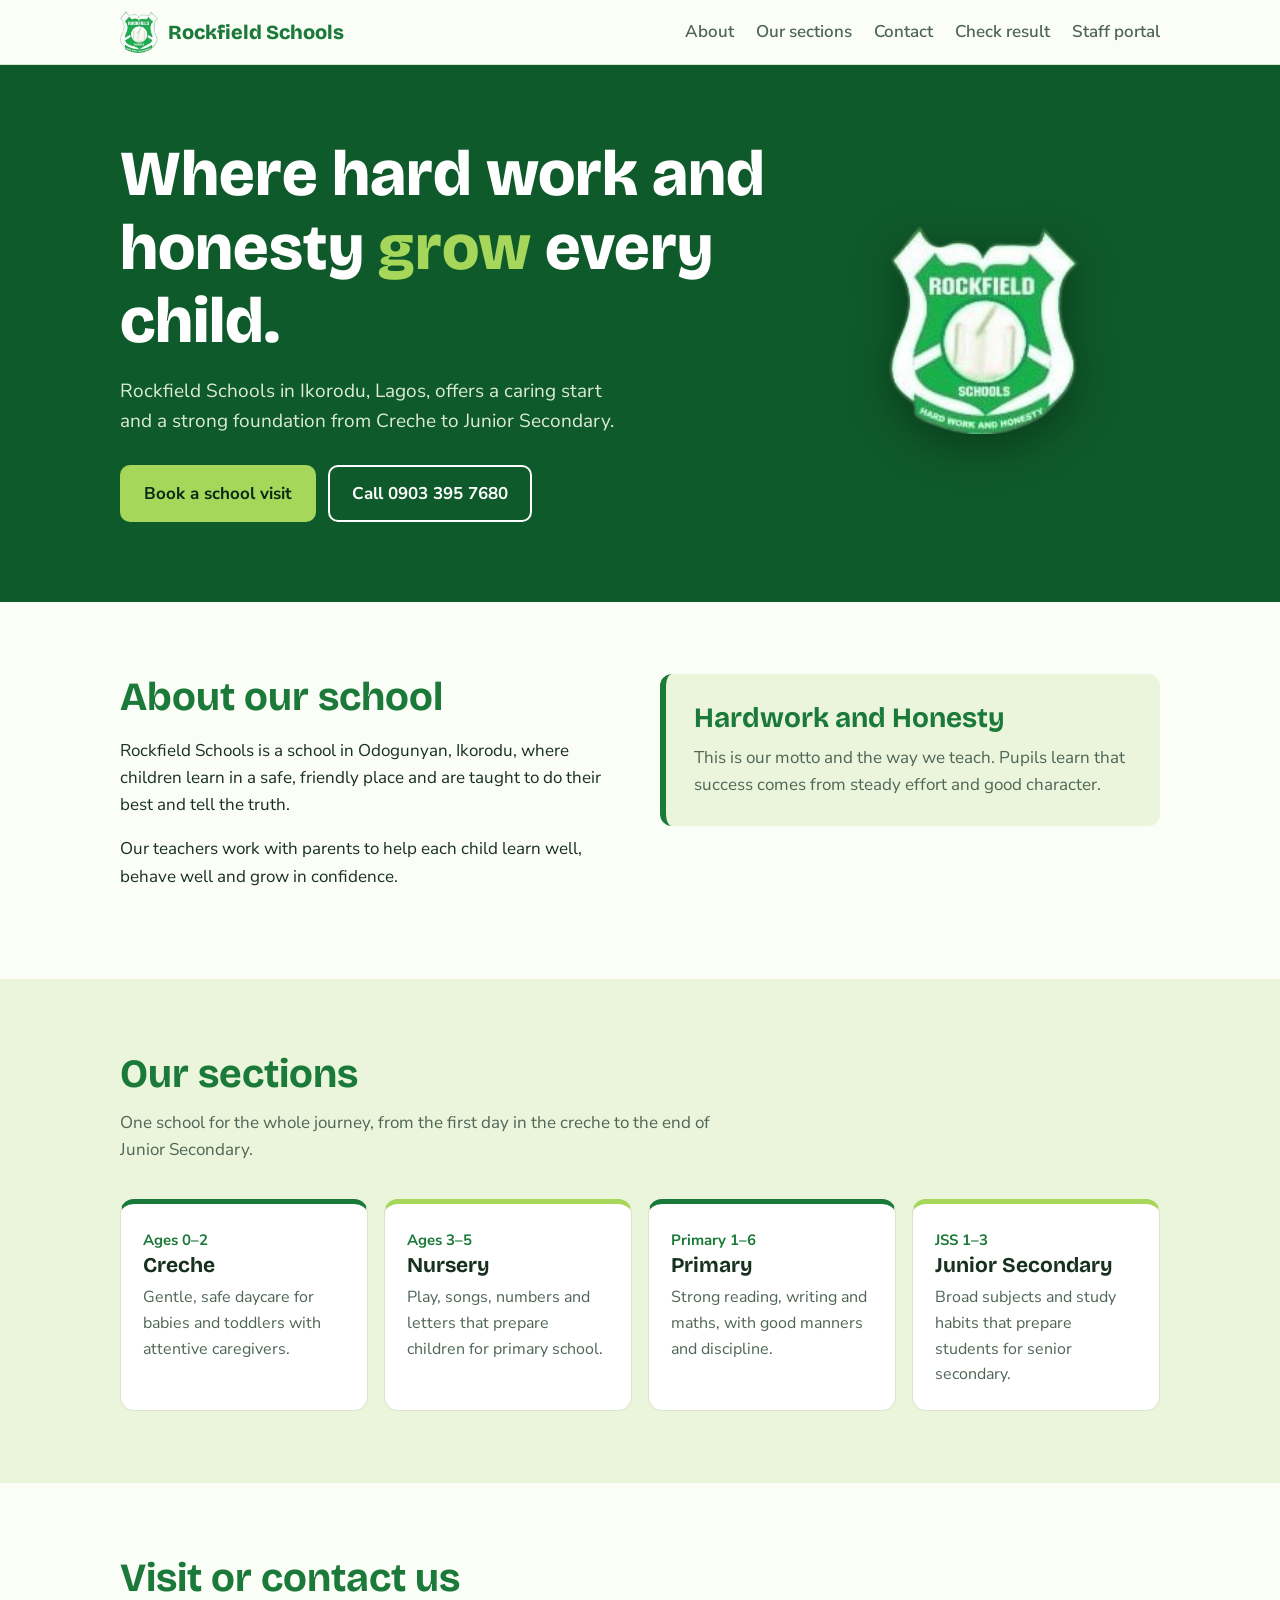
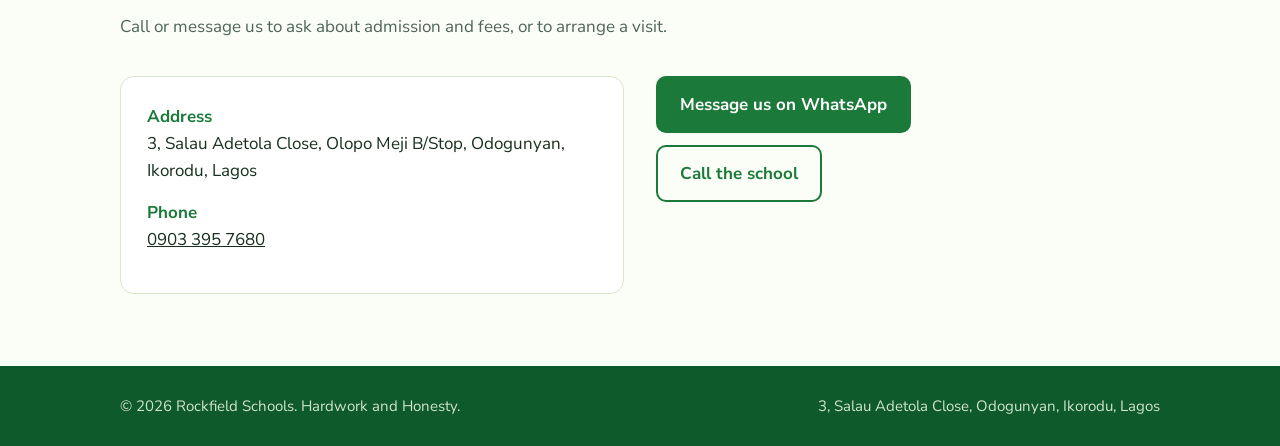
<file: index.html>
<!DOCTYPE html>
<html lang="en">
<head>
<meta charset="utf-8">
<meta name="viewport" content="width=device-width, initial-scale=1, viewport-fit=cover">
<title>Rockfield Schools | Hard Work and Honesty</title>
<meta name="description" content="Rockfield Schools, Ikorodu, Lagos. Creche, Nursery, Primary and Junior Secondary.">
<link rel="icon" href="images/logo.png">
<link rel="preconnect" href="https://fonts.googleapis.com">
<link href="https://fonts.googleapis.com/css2?family=Bricolage+Grotesque:wght@600;800&family=Nunito+Sans:wght@400;600;700&display=swap" rel="stylesheet">
<link rel="stylesheet" href="css/style.css">
</head>
<body>

<header>
<div class="wrap">
<a class="brand" href="#top"><img src="images/logo.png" alt="" width="136" height="150"><span>Rockfield Schools</span></a>
<nav aria-label="Main">
<a href="#about">About</a><a href="#sections">Our sections</a><a href="#contact">Contact</a><a href="check-result.html">Check result</a><a href="results.html">Staff portal</a>
</nav>
</div>
</header>

<main id="top">
<div class="hero">
<div class="wrap">
<div>
<h1>Where hard work and honesty <em>grow</em> every child.</h1>
<p>Rockfield Schools in Ikorodu, Lagos, offers a caring start and a strong foundation from Creche to Junior Secondary.</p>
<div class="btns">
<a class="btn" href="#contact">Book a school visit</a>
<a class="btn alt" href="tel:+2349033957680">Call 0903 395 7680</a>
</div>
</div>
<img class="crest" src="images/logo.png" alt="Rockfield Schools crest" width="136" height="150">
</div>
</div>

<section id="about">
<div class="wrap about">
<div>
<h2>About our school</h2>
<p>Rockfield Schools is a school in Odogunyan, Ikorodu, where children learn in a safe, friendly place and are taught to do their best and tell the truth.</p>
<p>Our teachers work with parents to help each child learn well, behave well and grow in confidence.</p>
</div>
<div class="motto">
<h3>Hardwork and Honesty</h3>
<p>This is our motto and the way we teach. Pupils learn that success comes from steady effort and good character.</p>
</div>
</div>
</section>

<section id="sections" class="alt-bg">
<div class="wrap">
<h2>Our sections</h2>
<p class="lead">One school for the whole journey, from the first day in the creche to the end of Junior Secondary.</p>
<div class="grid">
<div class="card"><span class="age">Ages 0–2</span><h3>Creche</h3><p>Gentle, safe daycare for babies and toddlers with attentive caregivers.</p></div>
<div class="card"><span class="age">Ages 3–5</span><h3>Nursery</h3><p>Play, songs, numbers and letters that prepare children for primary school.</p></div>
<div class="card"><span class="age">Primary 1–6</span><h3>Primary</h3><p>Strong reading, writing and maths, with good manners and discipline.</p></div>
<div class="card"><span class="age">JSS 1–3</span><h3>Junior Secondary</h3><p>Broad subjects and study habits that prepare students for senior secondary.</p></div>
</div>
</div>
</section>

<section id="contact">
<div class="wrap">
<h2>Visit or contact us</h2>
<p class="lead">Call or message us to ask about admission and fees, or to arrange a visit.</p>
<div class="contact">
<div class="info">
<p><b>Address</b>3, Salau Adetola Close, Olopo Meji B/Stop, Odogunyan, Ikorodu, Lagos</p>
<p><b>Phone</b><a href="tel:+2349033957680">0903 395 7680</a></p>
</div>
<div class="btns" style="flex-direction:column;align-items:flex-start">
<a class="btn" href="https://wa.me/2349033957680">Message us on WhatsApp</a>
<a class="btn alt" href="tel:+2349033957680">Call the school</a>
</div>
</div>
</div>
</section>
</main>

<footer>
<div class="wrap">
<span>© <span id="year">2026</span> Rockfield Schools. Hardwork and Honesty.</span>
<span>3, Salau Adetola Close, Odogunyan, Ikorodu, Lagos</span>
</div>
</footer>
<script src="js/script.js"></script>
</body>
</html>
</file>
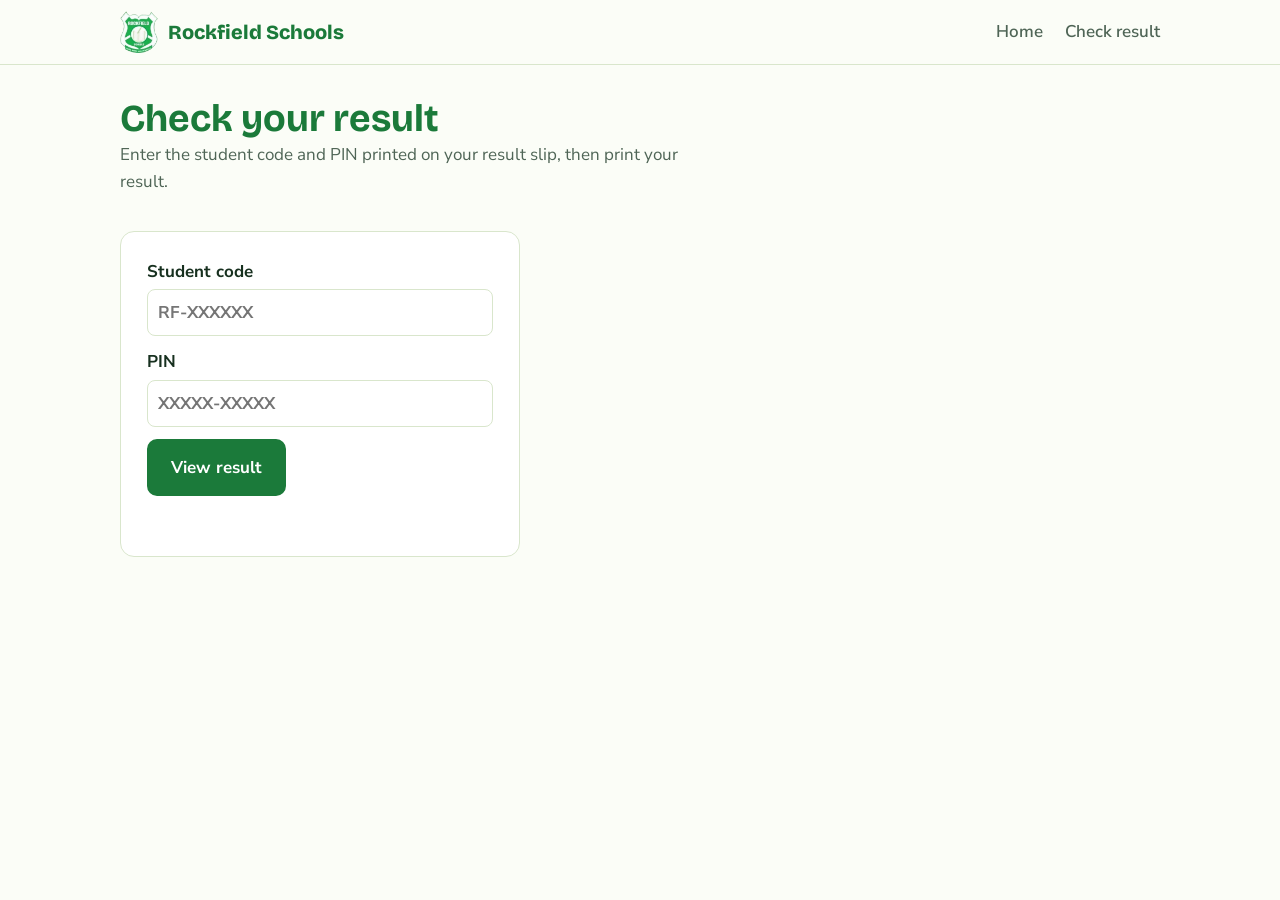
<file: check-result.html>
<!DOCTYPE html>
<html lang="en">
<head>
<meta charset="utf-8">
<meta name="viewport" content="width=device-width, initial-scale=1, viewport-fit=cover">
<title>Check result | Rockfield Schools</title>
<link rel="icon" href="images/logo.png">
<link href="https://fonts.googleapis.com/css2?family=Bricolage+Grotesque:wght@600;800&family=Nunito+Sans:wght@400;600;700&display=swap" rel="stylesheet">
<link rel="stylesheet" href="css/style.css">
<link rel="stylesheet" href="css/results.css">
</head>
<body>
<header>
<div class="wrap">
<a class="brand" href="index.html"><img src="images/logo.png" alt="" width="136" height="150"><span>Rockfield Schools</span></a>
<nav aria-label="Main"><a href="index.html">Home</a><a href="check-result.html">Check result</a></nav>
</div>
</header>
<main class="wrap portal">
<h1>Check your result</h1>
<p class="lead">Enter the student code and PIN printed on your result slip, then print your result.</p>
<form id="f" class="gbox" style="margin:0">
<label>Student code<input id="code" placeholder="RF-XXXXXX" autocomplete="off" required></label>
<label>PIN<input id="pin" type="password" placeholder="XXXXX-XXXXX" autocomplete="off" required></label>
<button class="btn" type="submit">View result</button>
<p class="err" id="msg" role="alert"></p>
</form>
</main>
<div id="out" class="wrap"></div>
<script src="js/rfcrypto.js"></script>
<script src="js/check-result.js"></script>
</body>
</html>
</file>
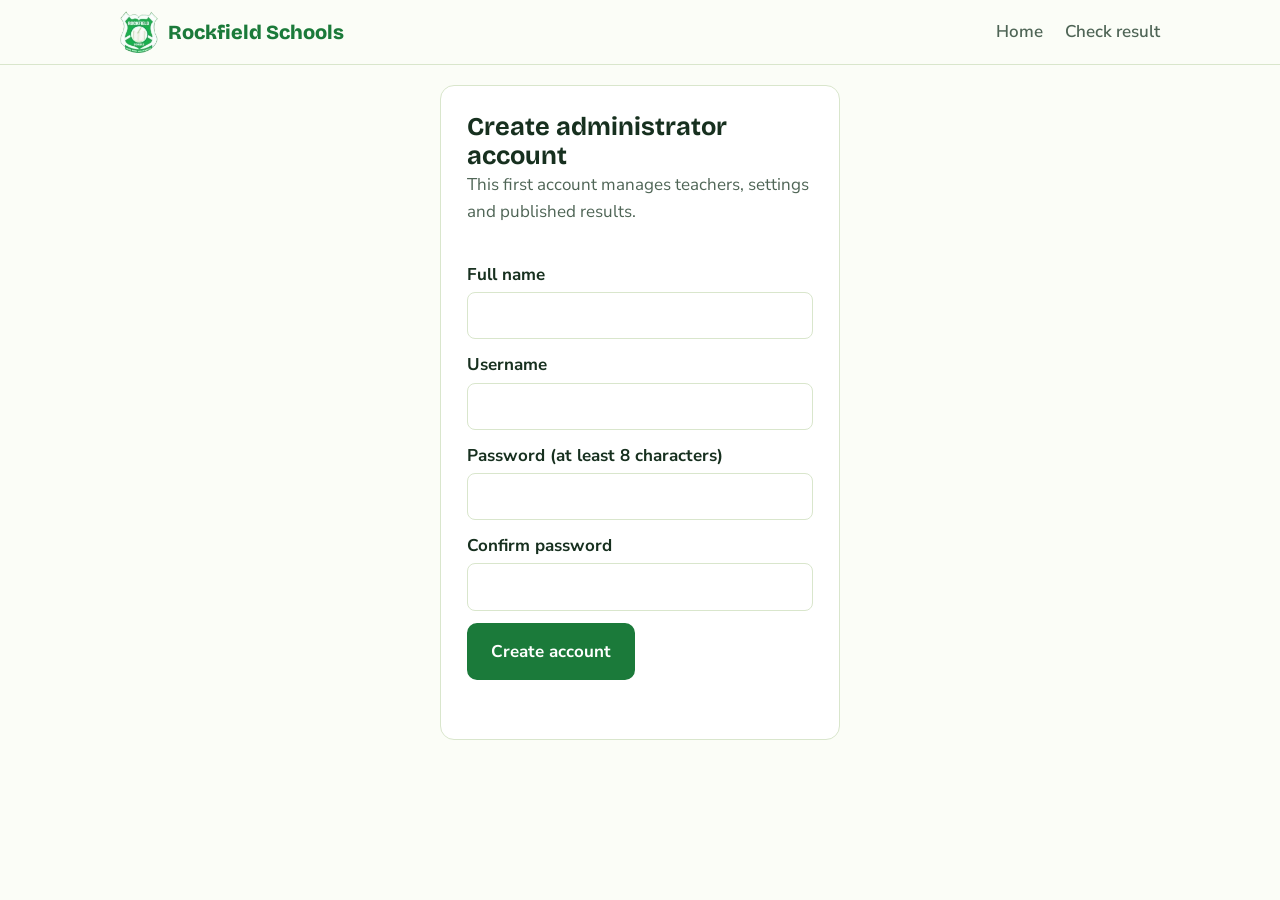
<file: results.html>
<!DOCTYPE html>
<html lang="en">
<head>
<meta charset="utf-8">
<meta name="viewport" content="width=device-width, initial-scale=1, viewport-fit=cover">
<title>Results portal | Rockfield Schools</title>
<link rel="icon" href="images/logo.png">
<link href="https://fonts.googleapis.com/css2?family=Bricolage+Grotesque:wght@600;800&family=Nunito+Sans:wght@400;600;700&display=swap" rel="stylesheet">
<link rel="stylesheet" href="css/style.css">
<link rel="stylesheet" href="css/results.css">
</head>
<body>
<header>
<div class="wrap">
<a class="brand" href="index.html"><img src="images/logo.png" alt="" width="136" height="150"><span>Rockfield Schools</span></a>
<nav aria-label="Main"><a href="index.html">Home</a><a href="check-result.html">Check result</a><a href="#" id="lo" hidden>Sign out</a></nav>
</div>
</header>
<div id="gate" class="gate"></div>
<main class="wrap portal" id="app" hidden>
<h1>Results portal</h1>
<p class="lead">Enter scores, print each pupil’s result for the term, and print the three-term cumulative for promotion. Everything is saved in this browser, so use Backup in Settings to keep a copy.</p>
<div class="ctl">
<label>Session<input id="ses" size="9"></label>
<label>Term<select id="term"><option value="1">1st Term</option><option value="2">2nd Term</option><option value="3">3rd Term</option></select></label>
<label>Class<select id="cls"></select></label>
</div>
<div class="tabs">
<button data-a="tab" data-i="students">Students</button>
<button data-a="tab" data-i="scores">Enter scores</button>
<button data-a="tab" data-i="skills">Skills &amp; comments</button>
<button data-a="tab" data-i="term">Term results</button>
<button data-a="tab" data-i="cum">Cumulative</button>
<button data-a="tab" data-i="pub" data-adm>Publish</button>
<button data-a="tab" data-i="users" data-adm>Accounts</button>
<button data-a="tab" data-i="settings" data-adm>Settings</button>
</div>
<div id="panel"></div>
</main>
<div id="sheet"></div>
<script src="js/rfcrypto.js"></script>
<script src="js/results.js"></script>
<script src="js/auth.js"></script>
</body>
</html>
</file>
<file: css/style.css>
:root{--green:#1b7a3a;--green-d:#0f5a2a;--lime:#a6d65a;--mint:#eaf5dc;--bg:#fbfdf7;--card:#fff;--ink:#17301f;--muted:#4f6556;--line:#d9e6cc;
box-sizing:border-box;padding-top:env(safe-area-inset-top,0px);padding-bottom:env(safe-area-inset-bottom,0px)}
:root:not([data-theme="light"]){color-scheme:light}
@media (prefers-color-scheme:dark){:root:not([data-theme="light"]){--green:#4fbf6e;--green-d:#0c3d1d;--lime:#a6d65a;--mint:#12281a;--bg:#0c1710;--card:#13241a;--ink:#e8f3e6;--muted:#a3b8a8;--line:#254030;color-scheme:dark}}
:root[data-theme="dark"]{--green:#4fbf6e;--green-d:#0c3d1d;--mint:#12281a;--bg:#0c1710;--card:#13241a;--ink:#e8f3e6;--muted:#a3b8a8;--line:#254030;color-scheme:dark}
html{scroll-padding-top:calc(env(safe-area-inset-top,0px) + 64px);scroll-behavior:smooth}
*,*::before,*::after{box-sizing:inherit}
body{margin:0;background:var(--bg);color:var(--ink);font:17px/1.6 "Nunito Sans",system-ui,sans-serif}
h1,h2,h3{font-family:"Bricolage Grotesque","Nunito Sans",system-ui,sans-serif;line-height:1.15;margin:0}
a{color:inherit}
.wrap{max-width:1080px;margin:0 auto;padding:0 20px}
.btn{display:inline-block;padding:13px 22px;border-radius:10px;font-weight:700;text-decoration:none;border:2px solid var(--green);background:var(--green);color:#fff}
.btn.alt{background:transparent;color:var(--green)}
.btn:focus-visible,a:focus-visible{outline:3px solid var(--lime);outline-offset:3px}
@media (prefers-color-scheme:dark){.btn{color:#08210f}}
/* header */
header{position:sticky;top:env(safe-area-inset-top,0px);z-index:5;background:var(--bg);border-bottom:1px solid var(--line)}
header .wrap{display:flex;align-items:center;justify-content:space-between;gap:16px;height:64px}
.brand{display:flex;align-items:center;gap:10px;text-decoration:none;font-family:"Bricolage Grotesque",sans-serif;font-weight:800;font-size:20px;color:var(--green)}
.brand img{height:42px;width:auto}
nav{display:flex;gap:22px;font-weight:600}
nav a{text-decoration:none;color:var(--muted)}
nav a:hover{color:var(--green)}
@media(max-width:720px){nav{gap:14px;font-size:15px}nav .hide{display:none}.brand span{display:none}}
/* hero */
.hero{background:var(--green-d);color:#fff;position:relative;overflow:hidden}
.hero .wrap{display:grid;grid-template-columns:1.3fr .7fr;gap:32px;align-items:center;padding-top:72px;padding-bottom:80px}
.hero h1{font-size:clamp(38px,6vw,64px);font-weight:800}
.hero h1 em{font-style:normal;color:var(--lime)}
.hero p{max-width:46ch;color:#dcebd9;font-size:19px;margin:18px 0 28px}
.hero .btn{background:var(--lime);border-color:var(--lime);color:#0b2a15}
.hero .btn.alt{background:transparent;color:#fff;border-color:#fff}
.hero .crest{justify-self:center;width:min(190px,100%);max-width:100%;height:auto;filter:drop-shadow(0 12px 24px rgba(0,0,0,.35))}
.btns{display:flex;flex-wrap:wrap;gap:12px}
@media(max-width:720px){.hero .wrap{grid-template-columns:1fr;padding-top:48px;padding-bottom:56px}.hero .crest{order:-1;width:120px;justify-self:start}}
/* sections */
section{padding:72px 0}
section h2{font-size:clamp(28px,4vw,40px);color:var(--green);margin-bottom:12px}
.lead{color:var(--muted);max-width:60ch;margin:0 0 36px}
.about{display:grid;grid-template-columns:1fr 1fr;gap:40px;align-items:start}
.motto{background:var(--mint);border-left:6px solid var(--green);border-radius:12px;padding:28px}
.motto h3{font-size:28px;color:var(--green)}
.motto p{margin:10px 0 0;color:var(--muted)}
@media(max-width:720px){.about{grid-template-columns:1fr}}
.alt-bg{background:var(--mint)}
.grid{display:grid;grid-template-columns:repeat(4,1fr);gap:16px}
.card{background:var(--card);border:1px solid var(--line);border-radius:14px;padding:22px;border-top:5px solid var(--green)}
.card:nth-child(2){border-top-color:var(--lime)}
.card:nth-child(4){border-top-color:var(--lime)}
.card h3{font-size:21px;margin-bottom:6px}
.card .age{font-weight:700;color:var(--green);font-size:15px}
.card p{margin:8px 0 0;color:var(--muted);font-size:16px}
@media(max-width:900px){.grid{grid-template-columns:repeat(2,1fr)}}
@media(max-width:520px){.grid{grid-template-columns:1fr}}
/* contact */
.contact{display:grid;grid-template-columns:1fr 1fr;gap:32px;align-items:start}
.info{background:var(--card);border:1px solid var(--line);border-radius:14px;padding:26px}
.info p{margin:0 0 14px}
.info b{display:block;color:var(--green)}
@media(max-width:720px){.contact{grid-template-columns:1fr}}
footer{background:var(--green-d);color:#cfe3cd;padding:28px 0;font-size:15px}
footer .wrap{display:flex;flex-wrap:wrap;justify-content:space-between;gap:8px}
header.scrolled{box-shadow:0 2px 12px rgba(0,0,0,.12)}
</file>
<file: css/results.css>
.portal{padding-top:32px;padding-bottom:64px}
.portal h1{font-size:clamp(28px,4vw,38px);color:var(--green)}
.portal h2{font-size:22px;margin:22px 0 10px}
.ctl{display:flex;flex-wrap:wrap;gap:12px;background:var(--mint);padding:14px;border-radius:12px;margin:16px 0}
.ctl label,.blk{display:flex;flex-direction:column;gap:4px;font-weight:700;font-size:14px}
.blk{margin-bottom:12px;max-width:560px}
input,select,textarea{font:inherit;padding:9px 10px;border:1px solid var(--line);border-radius:8px;background:var(--card);color:var(--ink)}
.tabs{display:flex;flex-wrap:wrap;gap:6px;border-bottom:2px solid var(--line)}
.tabs button{font:inherit;font-weight:700;padding:10px 14px;border:0;border-radius:8px 8px 0 0;background:transparent;color:var(--green);cursor:pointer}
.tabs button.on{background:var(--green);color:#fff}
@media (prefers-color-scheme:dark){.tabs button.on{color:#08210f}}
.tbl{width:100%;border-collapse:collapse;background:var(--card);margin:12px 0}
.tbl th,.tbl td{border:1px solid var(--line);padding:8px 10px;text-align:left}
.tbl th{background:var(--mint)}
.ov{overflow-x:auto}
.n{width:78px}
.lnk{background:none;border:0;color:var(--green);font:inherit;font-weight:700;text-decoration:underline;cursor:pointer}
.row{display:flex;flex-wrap:wrap;gap:10px;margin:14px 0}
button.btn{cursor:pointer;font:inherit;font-weight:700}
.good{color:var(--green);font-weight:700}
#sheet{display:none}
.report{border:2px solid #1b7a3a;padding:22px;margin:0 auto 20px;max-width:760px;font-size:12px;color:#000;background:#fff;font-family:"Nunito Sans",Arial,sans-serif}
.rh{display:flex;align-items:center;gap:14px;border-bottom:3px solid #1b7a3a;padding-bottom:10px}
.rh h2{margin:0;font-size:24px;color:#1b7a3a}
.rh p{margin:2px 0;font-size:12px}
.report h3{text-align:center;margin:12px 0;font-size:16px}
.report .ri{margin:8px 0}
.report .tbl{background:#fff;font-size:12px;margin:8px 0}
.report .tbl th,.report .tbl td{border:1px solid #888;padding:3px 6px;color:#000}
.report .tbl th{background:#eaf5dc}
.sg{display:flex;justify-content:space-between;margin-top:40px}
.sg span{border-top:1px solid #000;padding-top:4px;min-width:160px;text-align:center}
.rh .sx{font-weight:700;color:#1b7a3a;letter-spacing:.04em;font-size:12px}
.two{display:grid;grid-template-columns:1fr 1fr;gap:12px;align-items:start}
.ky{font-size:11px;margin:4px 0}
.cm{border:1px solid #888;min-height:46px;padding:6px 8px;margin:8px 0}
.g3{display:grid;grid-template-columns:repeat(auto-fill,minmax(180px,1fr));gap:10px}
.blk.wide{max-width:none}
[hidden]{display:none!important}
.gate{display:grid;place-items:center;min-height:70vh;padding:20px}
.gbox{background:var(--card);border:1px solid var(--line);border-radius:14px;padding:26px;max-width:400px;width:100%}
.gbox label{display:flex;flex-direction:column;gap:4px;font-weight:700;margin-bottom:12px}
.err{color:#c0392b;font-weight:700;min-height:1.4em;margin:10px 0 0}
.slips{display:grid;grid-template-columns:1fr 1fr;gap:12px;max-width:760px;margin:0 auto}
.slip{border:2px dashed #1b7a3a;padding:12px;background:#fff;color:#000;font-size:12px;break-inside:avoid;margin-bottom:8px}
.slip .cd{font:700 17px monospace;letter-spacing:.06em}
@media print{
.noprint{display:none!important}
#out{display:block}
body>header,body>main{display:none!important}
#sheet{display:block}
body{background:#fff}
.report{page-break-after:always;break-after:page;margin:0 auto;max-width:none}
@page{margin:12mm}
}
</file>
